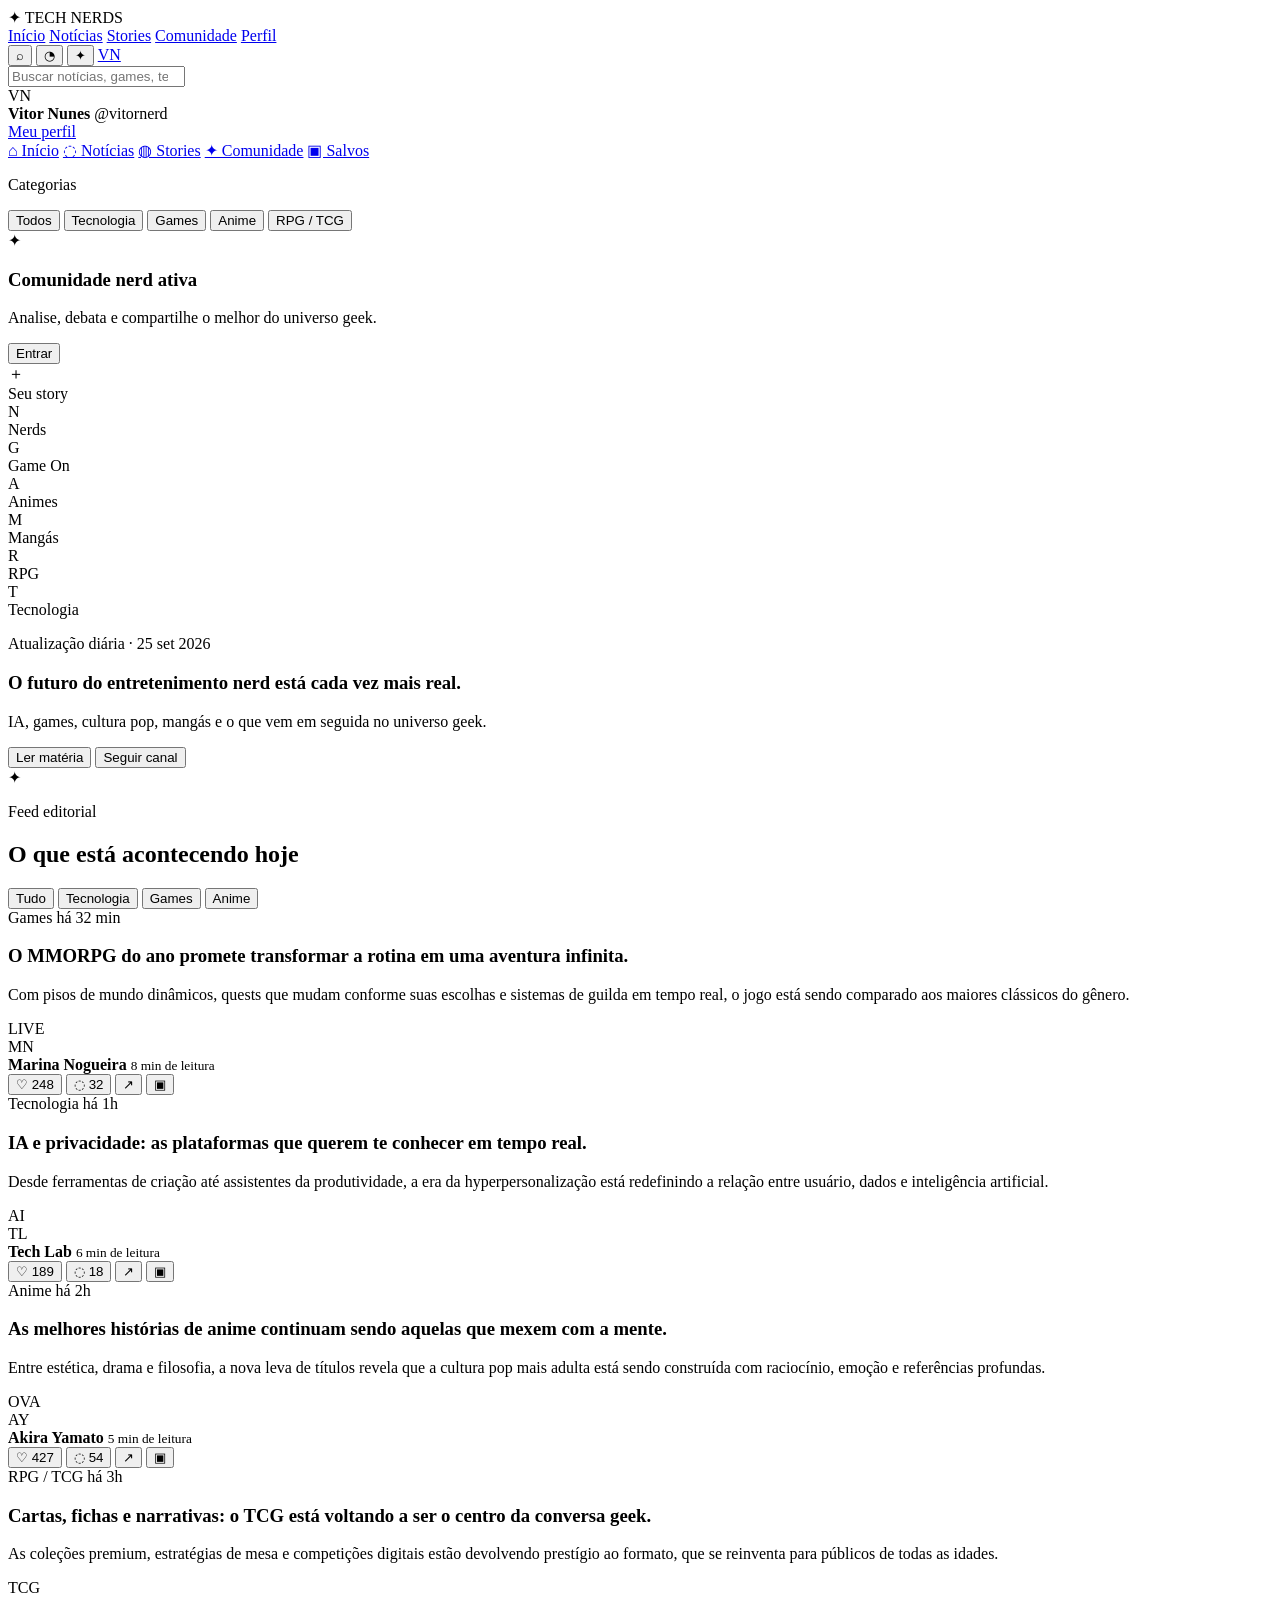
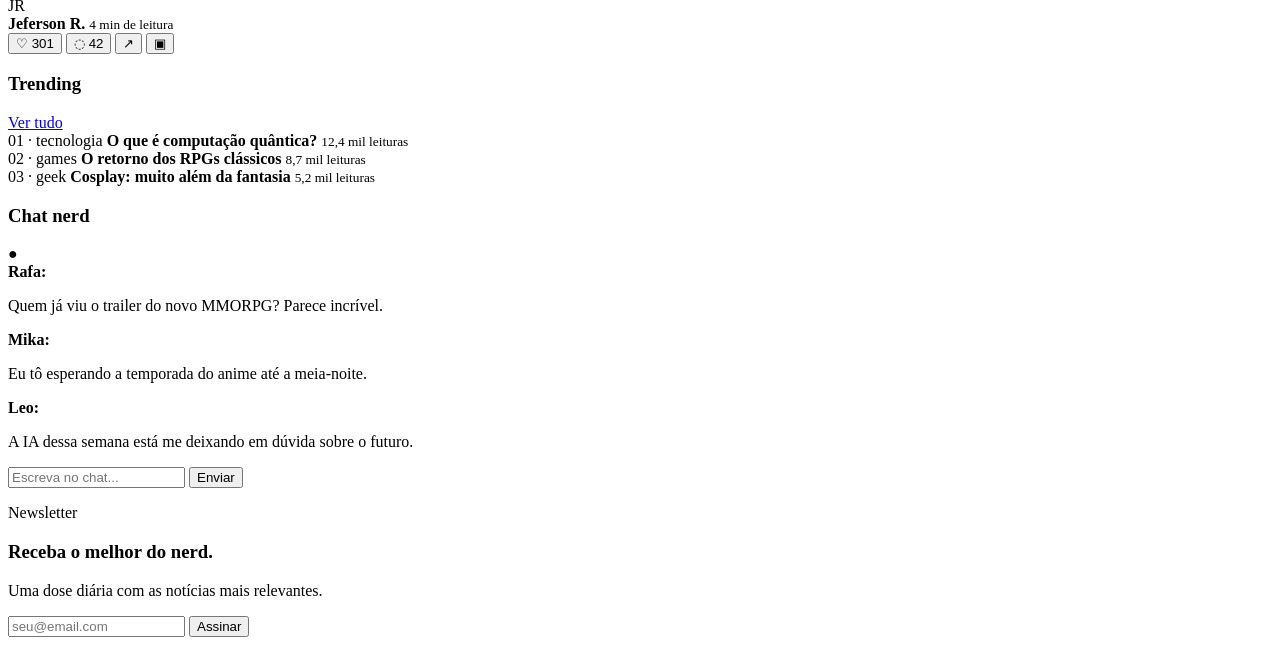
<file: index.html>
<!doctype html>
<html lang="pt-BR">
  <head>
    <meta charset="UTF-8" />
    <meta name="viewport" content="width=device-width, initial-scale=1.0" />
    <meta name="description" content="Tech Nerds — site de notícias geek, tecnologia, games, anime, mangá, RPG e TCG." />
    <title>Tech Nerds</title>
    <link rel="preconnect" href="https://fonts.googleapis.com" />
    <link rel="preconnect" href="https://fonts.gstatic.com" crossorigin />
    <link href="https://fonts.googleapis.com/css2?family=Inter:wght@400;500;600;700;800;900&family=Space+Grotesk:wght@500;700&display=swap" rel="stylesheet" />
    <link rel="stylesheet" href="styles.css" />
  </head>
  <body>
    <div class="site-shell">
      <header class="topbar">
        <div class="brand-group">
          <span class="brand-mark">✦</span>
          <span class="brand-name">TECH NERDS</span>
        </div>

        <nav class="nav-main" aria-label="Menu principal">
          <a class="active" href="index.html">Início</a>
          <a href="#feed">Notícias</a>
          <a href="#stories">Stories</a>
          <a href="#chat">Comunidade</a>
          <a href="profile.html">Perfil</a>
        </nav>

        <div class="header-tools">
          <button class="tool-button search-toggle" aria-label="Buscar">⌕</button>
          <button class="tool-button" aria-label="Notificações">◔</button>
          <button class="tool-button chat-badge" aria-label="Mensagens">✦</button>
          <a href="login.html" class="account-button">VN</a>
        </div>
      </header>

      <div class="search-box" id="searchBox">
        <input id="searchInput" type="search" placeholder="Buscar notícias, games, tecnologia, anime..." />
      </div>

      <main class="main-grid">
        <aside class="left-panel">
          <section class="profile-card panel-card">
            <div class="profile-avatar">VN</div>
            <div class="profile-name-wrap">
              <strong>Vitor Nunes</strong>
              <span>@vitornerd</span>
            </div>
            <a href="profile.html" class="ghost-button">Meu perfil</a>
          </section>

          <nav class="side-menu panel-card" aria-label="Menu lateral">
            <a href="index.html" class="side-link active">⌂ Início</a>
            <a href="#feed" class="side-link">◌ Notícias</a>
            <a href="#stories" class="side-link">◍ Stories</a>
            <a href="#chat" class="side-link">✦ Comunidade</a>
            <a href="#" class="side-link">▣ Salvos</a>
          </nav>

          <section class="panel-card categories-card">
            <p class="section-kicker">Categorias</p>
            <div class="category-list">
              <button class="category-button active" data-filter="all">Todos</button>
              <button class="category-button" data-filter="tech">Tecnologia</button>
              <button class="category-button" data-filter="games">Games</button>
              <button class="category-button" data-filter="anime">Anime</button>
              <button class="category-button" data-filter="rpg">RPG / TCG</button>
            </div>
          </section>

          <section class="panel-card community-box">
            <span class="community-mark">✦</span>
            <h3>Comunidade nerd ativa</h3>
            <p>Analise, debata e compartilhe o melhor do universo geek.</p>
            <button class="primary-button small">Entrar</button>
          </section>
        </aside>

        <section class="center-column">
          <div class="stories-strip" id="stories">
            <div class="story-item story-add">
              <div class="story-avatar">＋</div>
              <span>Seu story</span>
            </div>
            <div class="story-item"><div class="story-avatar gradient-a">N</div><span>Nerds</span></div>
            <div class="story-item"><div class="story-avatar gradient-b">G</div><span>Game On</span></div>
            <div class="story-item"><div class="story-avatar gradient-c">A</div><span>Animes</span></div>
            <div class="story-item"><div class="story-avatar gradient-d">M</div><span>Mangás</span></div>
            <div class="story-item"><div class="story-avatar gradient-e">R</div><span>RPG</span></div>
            <div class="story-item"><div class="story-avatar gradient-f">T</div><span>Tecnologia</span></div>
          </div>

          <article class="feature-hero">
            <div class="hero-copy">
              <p class="eyebrow">Atualização diária · 25 set 2026</p>
              <h1>O futuro do entretenimento nerd está cada vez mais real.</h1>
              <p>IA, games, cultura pop, mangás e o que vem em seguida no universo geek.</p>
              <div class="hero-actions">
                <button class="primary-button">Ler matéria</button>
                <button class="ghost-button light">Seguir canal</button>
              </div>
            </div>
            <div class="hero-art" aria-hidden="true">
              <div class="orb orb-one"></div>
              <div class="orb orb-two"></div>
              <div class="hex">✦</div>
            </div>
          </article>

          <div class="feed-header" id="feed">
            <div>
              <p class="section-kicker">Feed editorial</p>
              <h2>O que está acontecendo hoje</h2>
            </div>
            <div class="feed-filters">
              <button class="mini-filter active" data-filter="all">Tudo</button>
              <button class="mini-filter" data-filter="tech">Tecnologia</button>
              <button class="mini-filter" data-filter="games">Games</button>
              <button class="mini-filter" data-filter="anime">Anime</button>
            </div>
          </div>

          <div id="newsList"></div>
        </section>

        <aside class="right-panel">
          <section class="panel-card">
            <div class="widget-head">
              <h3>Trending</h3>
              <a href="#">Ver tudo</a>
            </div>
            <div class="trend-list">
              <div class="trend-item">
                <span>01 · tecnologia</span>
                <strong>O que é computação quântica?</strong>
                <small>12,4 mil leituras</small>
              </div>
              <div class="trend-item">
                <span>02 · games</span>
                <strong>O retorno dos RPGs clássicos</strong>
                <small>8,7 mil leituras</small>
              </div>
              <div class="trend-item">
                <span>03 · geek</span>
                <strong>Cosplay: muito além da fantasia</strong>
                <small>5,2 mil leituras</small>
              </div>
            </div>
          </section>

          <section class="panel-card chat-box" id="chat">
            <div class="widget-head">
              <h3>Chat nerd</h3>
              <span class="status-live">●</span>
            </div>
            <div class="chat-thread">
              <div class="chat-message">
                <strong>Rafa:</strong>
                <p>Quem já viu o trailer do novo MMORPG? Parece incrível.</p>
              </div>
              <div class="chat-message">
                <strong>Mika:</strong>
                <p>Eu tô esperando a temporada do anime até a meia-noite.</p>
              </div>
              <div class="chat-message">
                <strong>Leo:</strong>
                <p>A IA dessa semana está me deixando em dúvida sobre o futuro.</p>
              </div>
            </div>
            <div class="chat-input-row">
              <input type="text" placeholder="Escreva no chat..." />
              <button>Enviar</button>
            </div>
          </section>

          <section class="panel-card newsletter-box">
            <p class="section-kicker purple">Newsletter</p>
            <h3>Receba o melhor do nerd.</h3>
            <p>Uma dose diária com as notícias mais relevantes.</p>
            <input type="email" placeholder="seu@email.com" />
            <button class="primary-button full">Assinar</button>
          </section>
        </aside>
      </main>
    </div>

    <div class="toast" id="toast"></div>

    <script src="app.js"></script>
  </body>
</html>
</file>
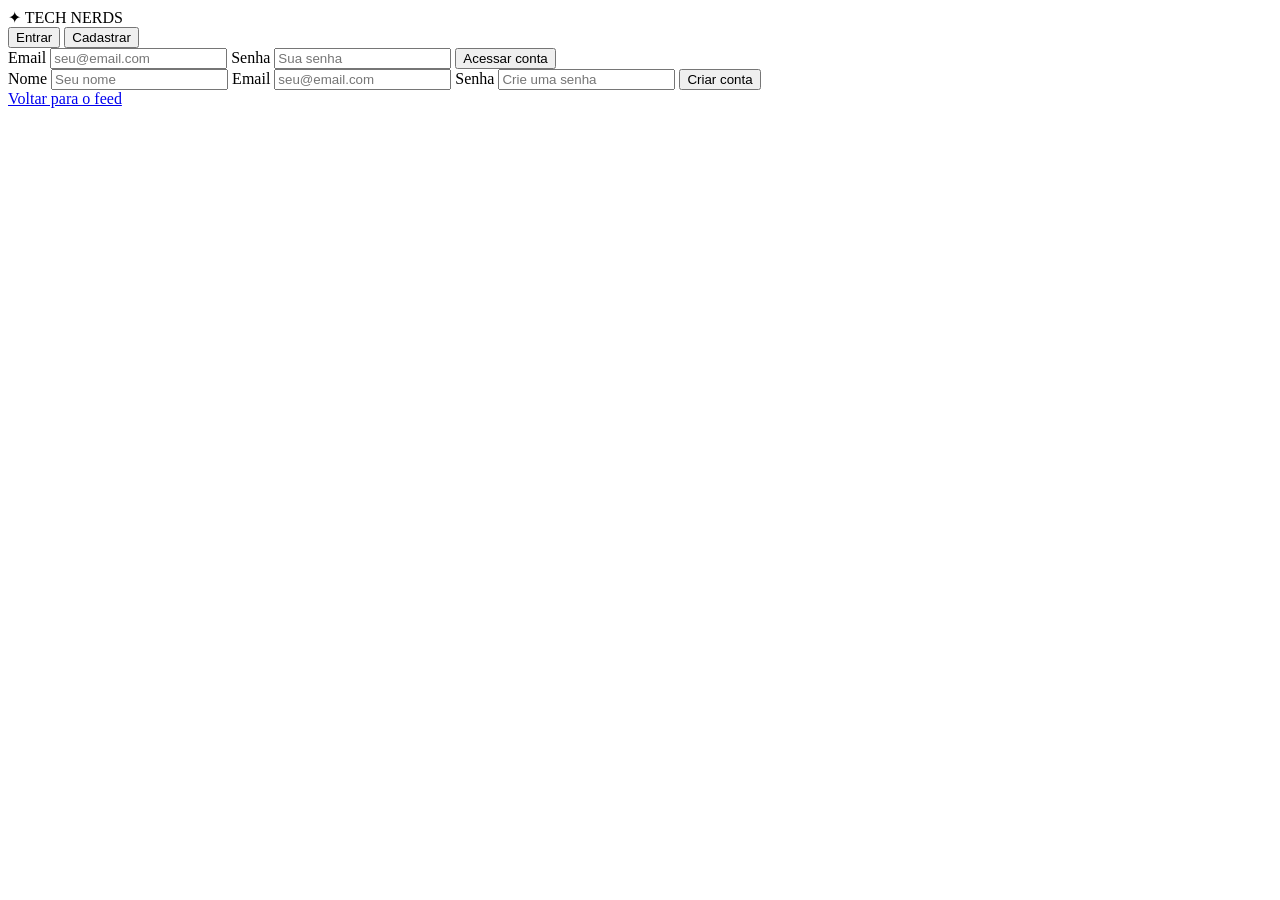
<file: admin.html>
<!doctype html>
<html lang="pt-BR">
  <head>
    <meta charset="UTF-8" />
    <meta name="viewport" content="width=device-width, initial-scale=1.0" />
    <title>Tech Nerds | Entrar</title>
    <link rel="preconnect" href="https://fonts.googleapis.com" />
    <link rel="preconnect" href="https://fonts.gstatic.com" crossorigin />
    <link href="https://fonts.googleapis.com/css2?family=Inter:wght@400;500;600;700;800;900&family=Space+Grotesk:wght@500;700&display=swap" rel="stylesheet" />
    <link rel="stylesheet" href="styles.css" />
  </head>
  <body class="auth-body">
    <div class="auth-shell">
      <div class="auth-card panel-card">
        <div class="auth-brand">
          <span class="brand-mark">✦</span>
          <span class="brand-name">TECH NERDS</span>
        </div>

        <div class="auth-tabs">
          <button class="auth-tab active" data-auth="login">Entrar</button>
          <button class="auth-tab" data-auth="register">Cadastrar</button>
        </div>

        <form id="loginForm" class="auth-form active">
          <label>
            <span>Email</span>
            <input type="email" placeholder="seu@email.com" required />
          </label>
          <label>
            <span>Senha</span>
            <input type="password" placeholder="Sua senha" required />
          </label>
          <button type="submit" class="primary-button full">Acessar conta</button>
        </form>

        <form id="registerForm" class="auth-form">
          <label>
            <span>Nome</span>
            <input type="text" placeholder="Seu nome" required />
          </label>
          <label>
            <span>Email</span>
            <input type="email" placeholder="seu@email.com" required />
          </label>
          <label>
            <span>Senha</span>
            <input type="password" placeholder="Crie uma senha" required />
          </label>
          <button type="submit" class="primary-button full">Criar conta</button>
        </form>

        <a href="index.html" class="small-link">Voltar para o feed</a>
      </div>
    </div>

    <div class="toast" id="toast"></div>
    <script src="app.js"></script>
  </body>
</html>
</file>
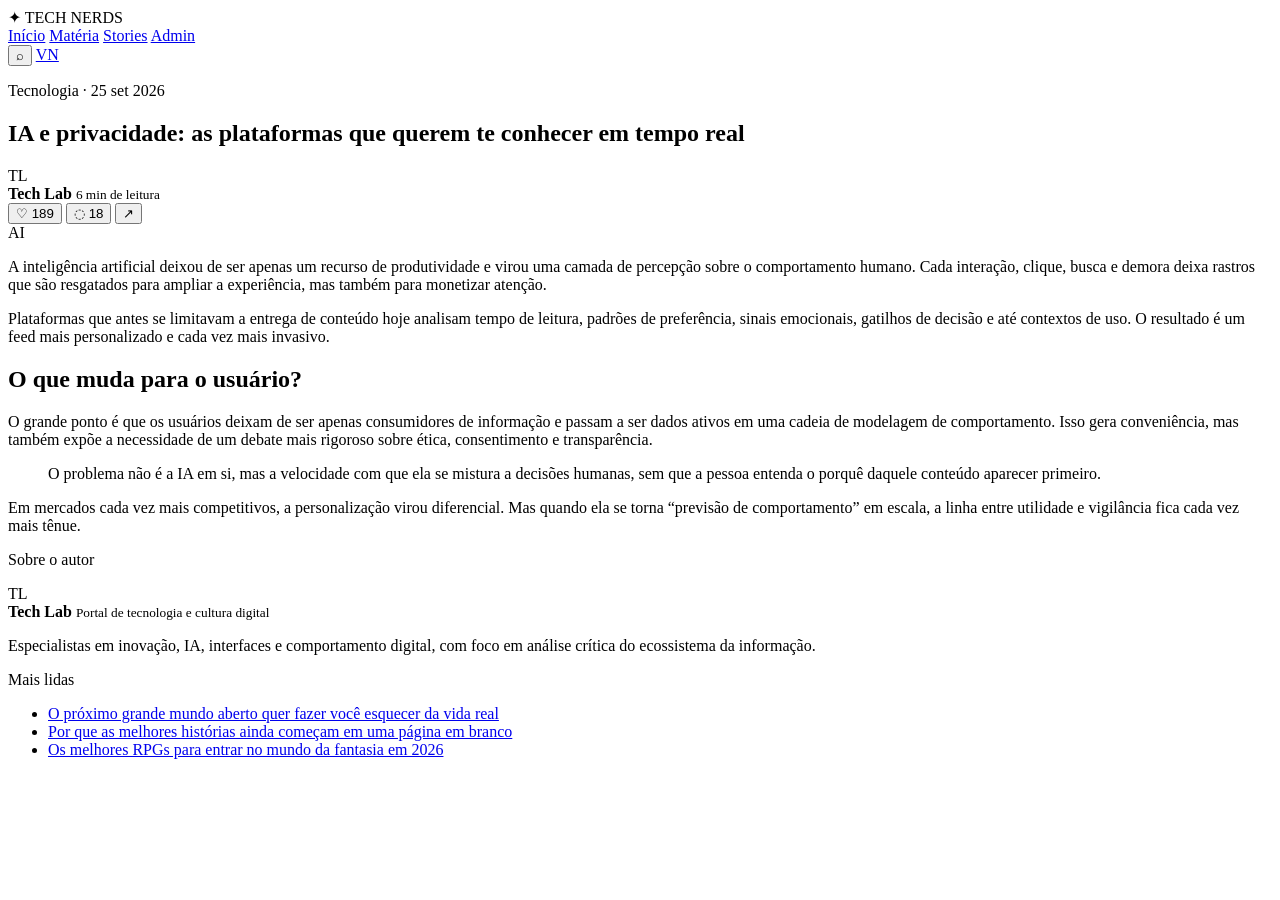
<file: login.html>
<!doctype html>
<html lang="pt-BR">
  <head>
    <meta charset="UTF-8" />
    <meta name="viewport" content="width=device-width, initial-scale=1.0" />
    <title>Tech Nerds | Matéria</title>
    <link rel="preconnect" href="https://fonts.googleapis.com" />
    <link rel="preconnect" href="https://fonts.gstatic.com" crossorigin />
    <link href="https://fonts.googleapis.com/css2?family=Inter:wght@400;500;600;700;800;900&family=Space+Grotesk:wght@500;700&display=swap" rel="stylesheet" />
    <link rel="stylesheet" href="styles.css" />
  </head>
  <body>
    <div class="site-shell article-shell">
      <header class="topbar article-topbar">
        <div class="brand-group">
          <span class="brand-mark">✦</span>
          <span class="brand-name">TECH NERDS</span>
        </div>
        <nav class="nav-main" aria-label="Menu principal">
          <a href="index.html">Início</a>
          <a class="active" href="article.html">Matéria</a>
          <a href="index.html#stories">Stories</a>
          <a href="admin.html">Admin</a>
        </nav>
        <div class="header-tools">
          <button class="tool-button" aria-label="Buscar">⌕</button>
          <a href="login.html" class="account-button">VN</a>
        </div>
      </header>

      <main class="article-layout">
        <article class="article-story">
          <p class="eyebrow purple">Tecnologia · 25 set 2026</p>
          <h1>IA e privacidade: as plataformas que querem te conhecer em tempo real</h1>
          <div class="author-row">
            <div class="author-box">
              <div class="mini-avatar beige">TL</div>
              <div>
                <strong>Tech Lab</strong>
                <small>6 min de leitura</small>
              </div>
            </div>
            <div class="share-meta">
              <button class="action-button like-button">♡ <span>189</span></button>
              <button class="action-button">◌ <span>18</span></button>
              <button class="action-button share-button">↗</button>
            </div>
          </div>

          <div class="hero-article-image">
            <span>AI</span>
          </div>

          <div class="article-content">
            <p>A inteligência artificial deixou de ser apenas um recurso de produtividade e virou uma camada de percepção sobre o comportamento humano. Cada interação, clique, busca e demora deixa rastros que são resgatados para ampliar a experiência, mas também para monetizar atenção.</p>
            <p>Plataformas que antes se limitavam a entrega de conteúdo hoje analisam tempo de leitura, padrões de preferência, sinais emocionais, gatilhos de decisão e até contextos de uso. O resultado é um feed mais personalizado e cada vez mais invasivo.</p>
            <h2>O que muda para o usuário?</h2>
            <p>O grande ponto é que os usuários deixam de ser apenas consumidores de informação e passam a ser dados ativos em uma cadeia de modelagem de comportamento. Isso gera conveniência, mas também expõe a necessidade de um debate mais rigoroso sobre ética, consentimento e transparência.</p>
            <blockquote>O problema não é a IA em si, mas a velocidade com que ela se mistura a decisões humanas, sem que a pessoa entenda o porquê daquele conteúdo aparecer primeiro.</blockquote>
            <p>Em mercados cada vez mais competitivos, a personalização virou diferencial. Mas quando ela se torna “previsão de comportamento” em escala, a linha entre utilidade e vigilância fica cada vez mais tênue.</p>
          </div>
        </article>

        <aside class="article-side">
          <section class="panel-card article-aside-box">
            <p class="section-kicker">Sobre o autor</p>
            <div class="author-box author-featured">
              <div class="mini-avatar purple">TL</div>
              <div>
                <strong>Tech Lab</strong>
                <small>Portal de tecnologia e cultura digital</small>
              </div>
            </div>
            <p>Especialistas em inovação, IA, interfaces e comportamento digital, com foco em análise crítica do ecossistema da informação.</p>
          </section>

          <section class="panel-card article-aside-box">
            <p class="section-kicker">Mais lidas</p>
            <ul class="related-list">
              <li><a href="#">O próximo grande mundo aberto quer fazer você esquecer da vida real</a></li>
              <li><a href="#">Por que as melhores histórias ainda começam em uma página em branco</a></li>
              <li><a href="#">Os melhores RPGs para entrar no mundo da fantasia em 2026</a></li>
            </ul>
          </section>
        </aside>
      </main>
    </div>

    <div class="toast" id="toast"></div>
    <script src="app.js"></script>
  </body>
</html>
</file>
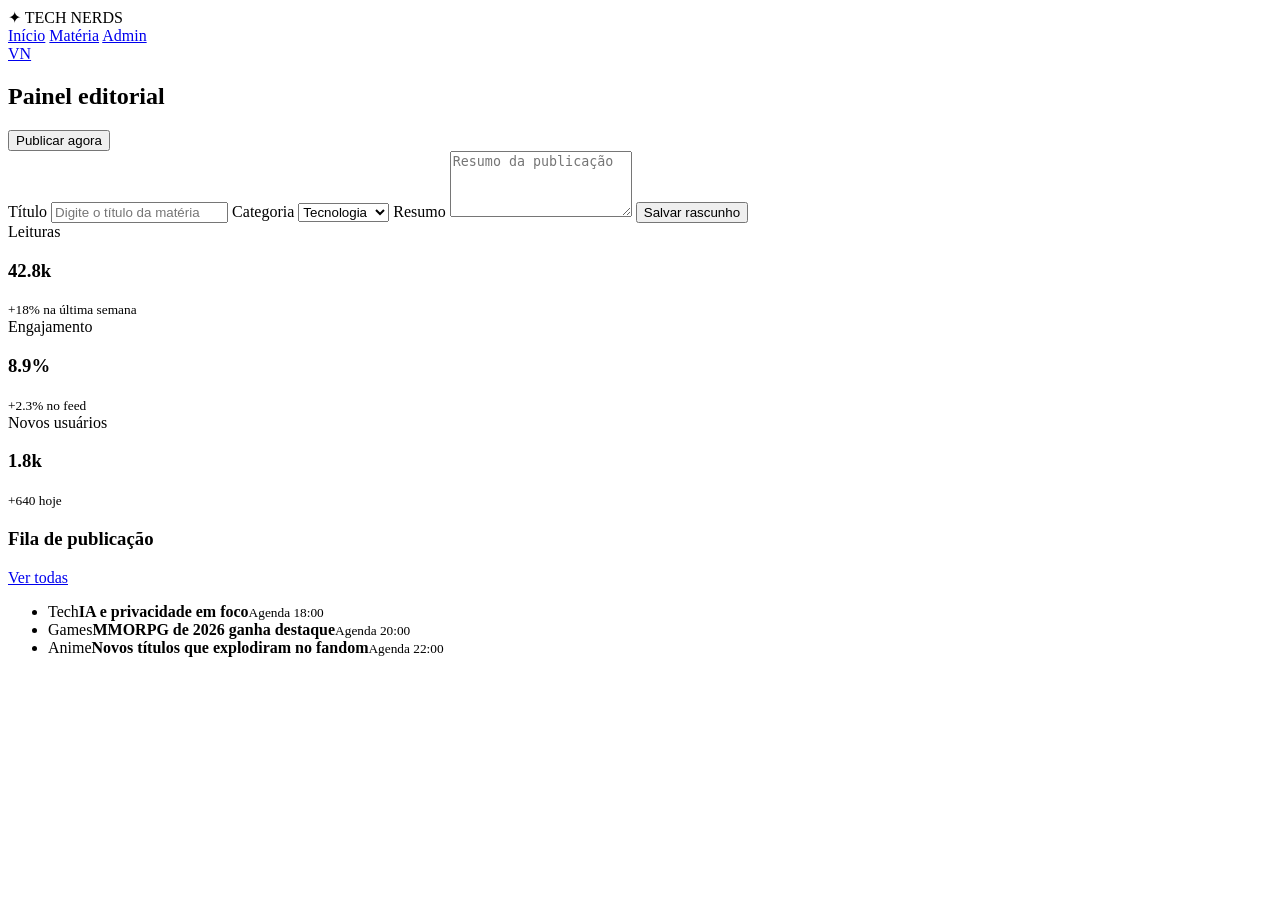
<file: profile.html>
<!doctype html>
<html lang="pt-BR">
  <head>
    <meta charset="UTF-8" />
    <meta name="viewport" content="width=device-width, initial-scale=1.0" />
    <title>Tech Nerds | Admin</title>
    <link rel="preconnect" href="https://fonts.googleapis.com" />
    <link rel="preconnect" href="https://fonts.gstatic.com" crossorigin />
    <link href="https://fonts.googleapis.com/css2?family=Inter:wght@400;500;600;700;800;900&family=Space+Grotesk:wght@500;700&display=swap" rel="stylesheet" />
    <link rel="stylesheet" href="styles.css" />
  </head>
  <body>
    <div class="site-shell admin-shell">
      <header class="topbar">
        <div class="brand-group">
          <span class="brand-mark">✦</span>
          <span class="brand-name">TECH NERDS</span>
        </div>
        <nav class="nav-main" aria-label="Menu principal">
          <a href="index.html">Início</a>
          <a href="article.html">Matéria</a>
          <a href="admin.html" class="active">Admin</a>
        </nav>
        <div class="header-tools">
          <a href="login.html" class="account-button">VN</a>
        </div>
      </header>

      <main class="admin-layout">
        <section class="admin-panel panel-card">
          <div class="widget-head admin-head">
            <h2>Painel editorial</h2>
            <button class="primary-button small">Publicar agora</button>
          </div>

          <form id="composerForm" class="composer-form">
            <label>
              <span>Título</span>
              <input type="text" id="composerTitle" placeholder="Digite o título da matéria" required />
            </label>
            <label>
              <span>Categoria</span>
              <select id="composerCategory">
                <option value="tech">Tecnologia</option>
                <option value="games">Games</option>
                <option value="anime">Anime</option>
                <option value="rpg">RPG / TCG</option>
              </select>
            </label>
            <label>
              <span>Resumo</span>
              <textarea id="composerSummary" rows="4" placeholder="Resumo da publicação" required></textarea>
            </label>
            <button type="submit" class="primary-button">Salvar rascunho</button>
          </form>
        </section>

        <section class="stats-grid">
          <div class="stats-card panel-card">
            <span class="section-kicker">Leituras</span>
            <h3>42.8k</h3>
            <small>+18% na última semana</small>
          </div>
          <div class="stats-card panel-card">
            <span class="section-kicker">Engajamento</span>
            <h3>8.9%</h3>
            <small>+2.3% no feed</small>
          </div>
          <div class="stats-card panel-card">
            <span class="section-kicker">Novos usuários</span>
            <h3>1.8k</h3>
            <small>+640 hoje</small>
          </div>
        </section>

        <section class="queue-block panel-card">
          <div class="widget-head">
            <h3>Fila de publicação</h3>
            <a href="#">Ver todas</a>
          </div>
          <ul class="queue-list" id="queueList">
            <li><span>Tech</span><strong>IA e privacidade em foco</strong><small>Agenda 18:00</small></li>
            <li><span>Games</span><strong>MMORPG de 2026 ganha destaque</strong><small>Agenda 20:00</small></li>
            <li><span>Anime</span><strong>Novos títulos que explodiram no fandom</strong><small>Agenda 22:00</small></li>
          </ul>
        </section>
      </main>
    </div>

    <div class="toast" id="toast"></div>
    <script src="app.js"></script>
  </body>
</html>
</file>
<file: styles.css>
<!doctype html>
<html lang="pt-BR">
  <head>
    <meta charset="UTF-8" />
    <meta name="viewport" content="width=device-width, initial-scale=1.0" />
    <title>Tech Nerds | Perfil</title>
    <link rel="preconnect" href="https://fonts.googleapis.com" />
    <link rel="preconnect" href="https://fonts.gstatic.com" crossorigin />
    <link href="https://fonts.googleapis.com/css2?family=Inter:wght@400;500;600;700;800;900&family=Space+Grotesk:wght@500;700&display=swap" rel="stylesheet" />
    <link rel="stylesheet" href="styles.css" />
  </head>
  <body>
    <div class="site-shell profile-shell">
      <header class="topbar">
        <div class="brand-group">
          <span class="brand-mark">✦</span>
          <span class="brand-name">TECH NERDS</span>
        </div>
        <nav class="nav-main" aria-label="Menu principal">
          <a href="index.html">Início</a>
          <a href="article.html">Matéria</a>
          <a href="profile.html" class="active">Perfil</a>
        </nav>
        <div class="header-tools">
          <button class="tool-button" aria-label="Notificações">◔</button>
          <a href="login.html" class="account-button">VN</a>
        </div>
      </header>

      <main class="profile-layout">
        <section class="profile-header panel-card">
          <div class="profile-hero-top">
            <div class="profile-avatar large">VN</div>
            <div>
              <h1>Vitor Nunes</h1>
              <p>@vitornerd · Curador de tecnologia, games e cultura geek</p>
            </div>
          </div>
          <div class="profile-stats">
            <div><strong>126k</strong><span>Seguidores</span></div>
            <div><strong>892</strong><span>Publicações</span></div>
            <div><strong>18</strong><span>Seguindo</span></div>
          </div>
          <button class="primary-button">Seguir</button>
        </section>

        <section class="profile-content">
          <div class="profile-grid">
            <div class="panel-card profile-panel-box">
              <p class="section-kicker">Preferências</p>
              <ul class="tag-list">
                <li>Tecnologia</li>
                <li>Games</li>
                <li>Anime</li>
                <li>RPG</li>
                <li>TCG</li>
              </ul>
            </div>
            <div class="panel-card profile-panel-box">
              <p class="section-kicker">Atividade recente</p>
              <div class="activity-line"><strong>IA em foco:</strong><span>curtiu e compartilhou</span></div>
              <div class="activity-line"><strong>MMORPG:</strong><span>comentou na discussão</span></div>
              <div class="activity-line"><strong>Anime:</strong><span>salvou lista de lançamentos</span></div>
            </div>
          </div>
        </section>
      </main>
    </div>

    <div class="toast" id="toast"></div>
    <script src="app.js"></script>
  </body>
</html>
</file>
